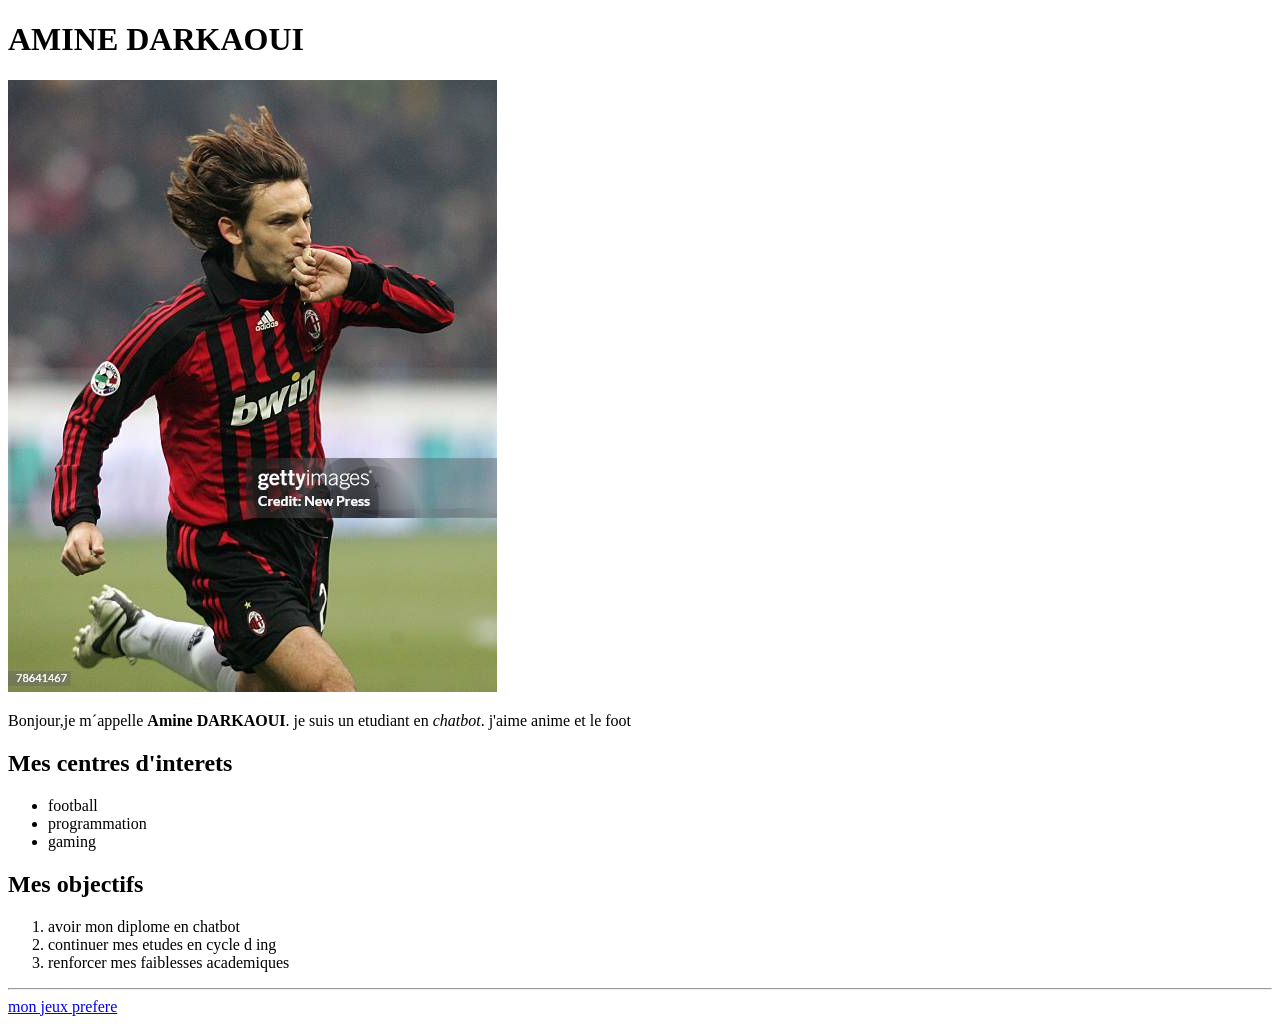
<file: index.html>
<!DOCTYPE html>
<html lang="en">
<head>
    <meta charset="UTF-8">
    <meta name="viewport" content="width=device-width, initial-scale=1.0">
    <title>AMINE DARKAOUI</title>
</head>
<body>
    <h1>AMINE DARKAOUI</h1>
    <img src="pirlo.jpg"alt="Andrea Pirlo">
    <p>
        Bonjour,je m´appelle <strong>Amine DARKAOUI</strong>.
        je suis un etudiant en <em>chatbot</em>.
        j'aime anime et le foot
    </p>
<h2>Mes centres d'interets</h2>
<ul>
    <li>football</li>
    <li>programmation</li>
    <li>gaming</li>
</ul>
<h2>Mes objectifs</h2>
<ol>
    <li>avoir mon diplome en chatbot</li>
    <li>continuer mes etudes en cycle d ing</li>
    <li>renforcer mes faiblesses academiques</li>
</ol>
<hr/>
<a href="https://play.google.com/store/apps/details?id=jp.konami.pesam&pcampaignid=web_share"target="blank">mon jeux prefere </a>
</body>
</html>
</file>
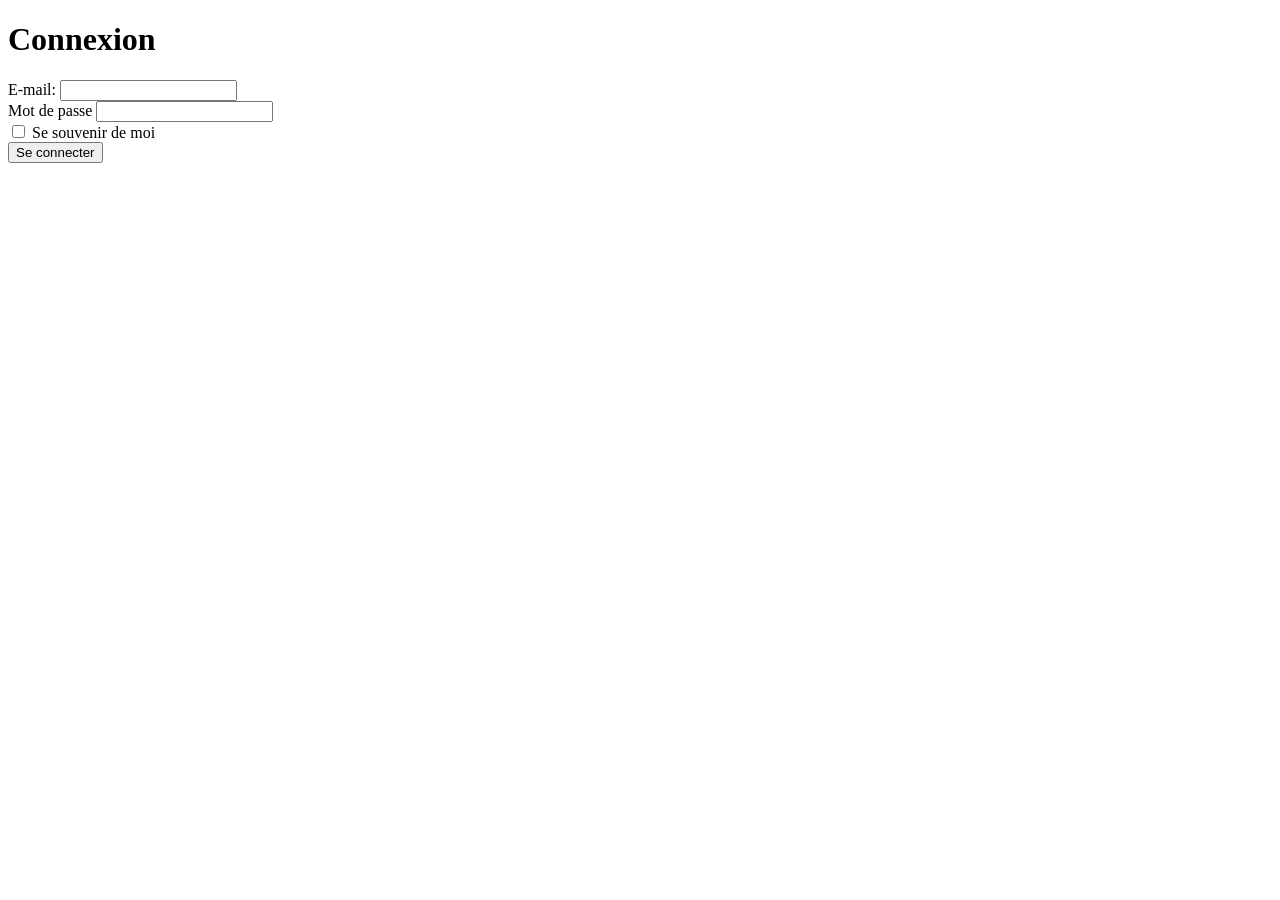
<file: connexion/index.html>
<!DOCTYPE html>
<html lang="en">
<head>
    <meta charset="UTF-8">
    <meta name="viewport" content="width=device-width, initial-scale=1.0">
    <title>Connexion</title>
</head>
<body>
    <h1>Connexion</h1>
    <form method="post">
            <label for="email">E-mail:</label>
            <input type="email" id="email" required>
            <br>
            <label for ="password">Mot de passe</label>
            <input type="password" id="password" minlentgh=8 required>
            <br>
            <input type="checkbox" id="remember">
            <label for="remember">Se souvenir de moi</label>
            <br>
            <button type="submit">Se connecter</button>

    </form>
    
</body>
</html>
</file>
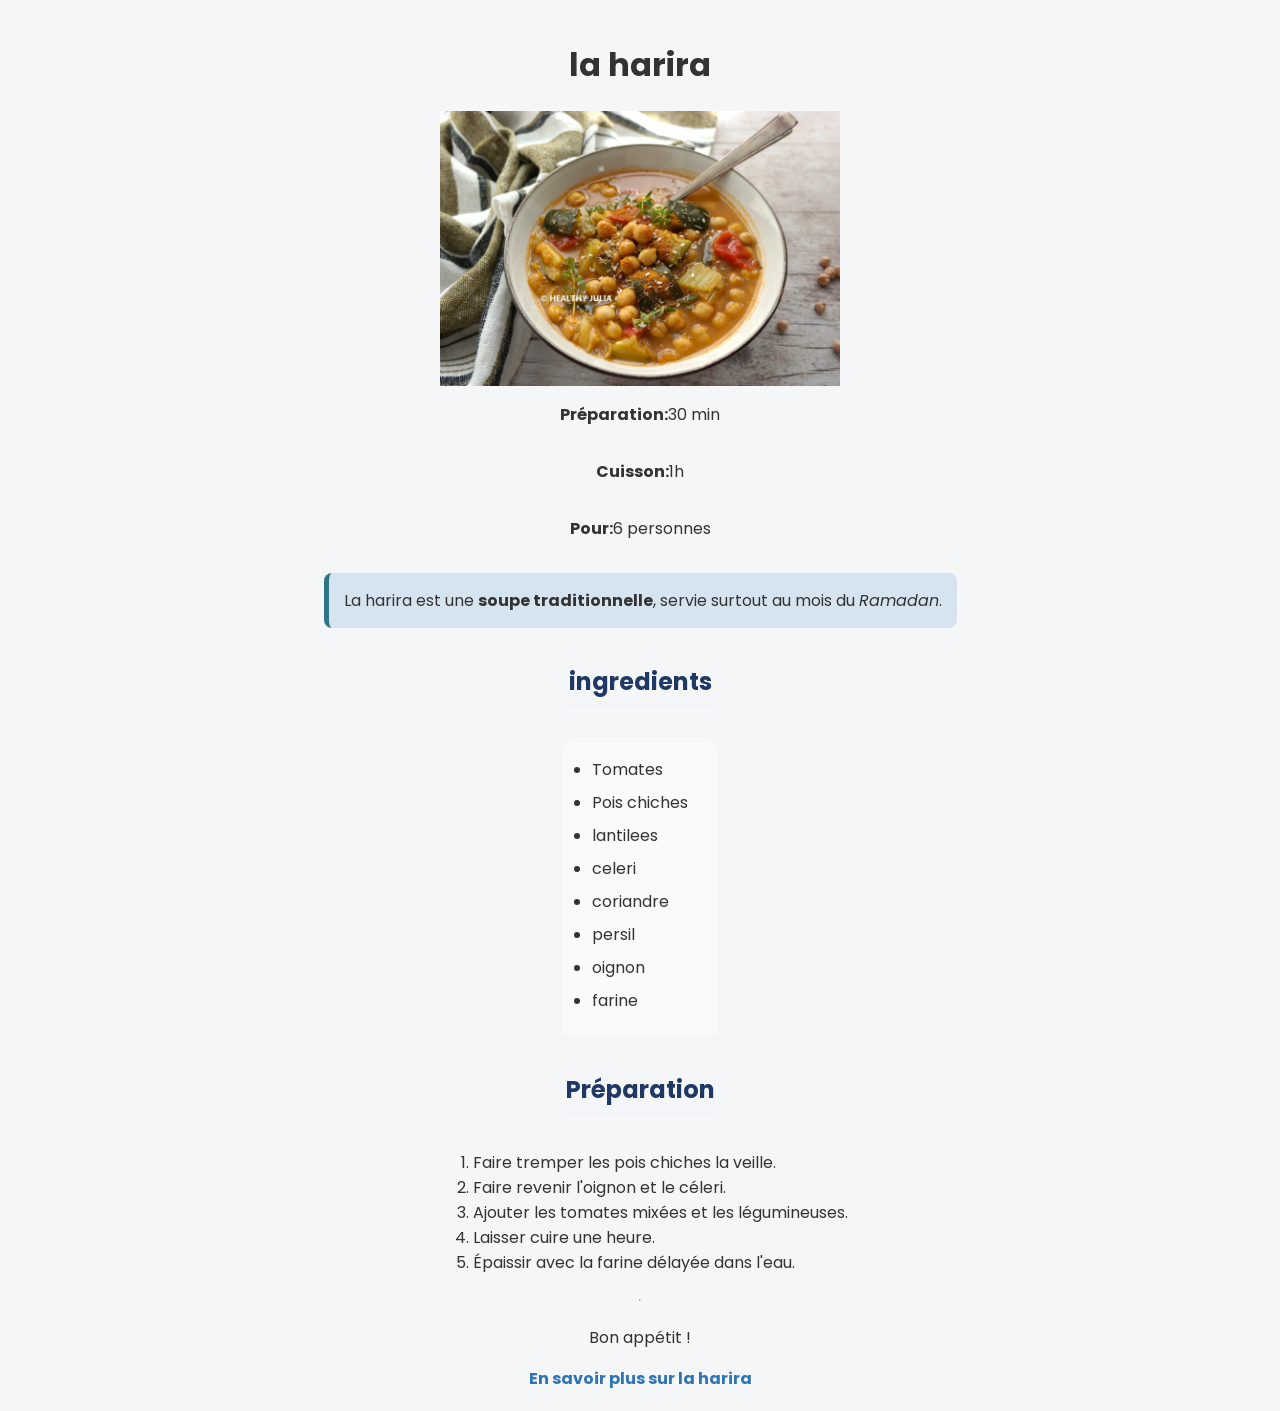
<file: projet_Css/index.html>
<!DOCTYPE html>
<html lang="en">
<head>
    <meta charset="UTF-8">
    <meta name="viewport" content="width=device-width, initial-scale=1.0">
    <title>Recettes marocaines-Harira</title>
    <link rel="preconnect" href="https://fonts.googleapis.com">
    <link rel="preconnect" href="https://fonts.gstatic.com" crossorigin>
    <link href="https://fonts.googleapis.com/css2?family=Poppins:wght@400;600;700&display=swap" rel="stylesheet">
    <link rel="stylesheet" href="css/style.css">
</head>
<body>
    <h1>la harira</h1>
<img src="image/harira.jpg" alt="bowl of moroccan soup" width="400" class="recipe-img">
        <p><strong> Préparation:</strong>30 min</p>
        <p><strong>Cuisson:</strong>1h</p>
        <p><strong>Pour:</strong>6 personnes</p>
    </div>
  
<p class="astuce">
    La harira est une <strong>soupe traditionnelle</strong>,
    servie surtout au mois du <span><em>Ramadan</em></span>.
</p>
    <h2>ingredients</h2>
    <ul>
        <li>Tomates</li>
        <li>Pois chiches</li>
        <li>lantilees</li>
        <li>celeri</li>
        <li>coriandre</li>
        <li>persil</li>
        <li>oignon</li>
        <li>farine</li>

    </ul>
    <h2>Préparation</h2>
    <ol>
        <li>Faire tremper les pois chiches la veille.</li>
        <li>Faire revenir l'oignon et le céleri.</li>
        <li>Ajouter les tomates mixées et les légumineuses.</li>
        <li>Laisser cuire une heure.</li>
        <li>Épaissir avec la farine délayée dans l'eau.</li>
    </ol>

    <hr>
    <p>Bon appétit !</p>
    <a href="https://fr.wikipedia.org/wiki/Harira" target="blank">En savoir plus sur la harira </a>

</body>
</html>
</file>
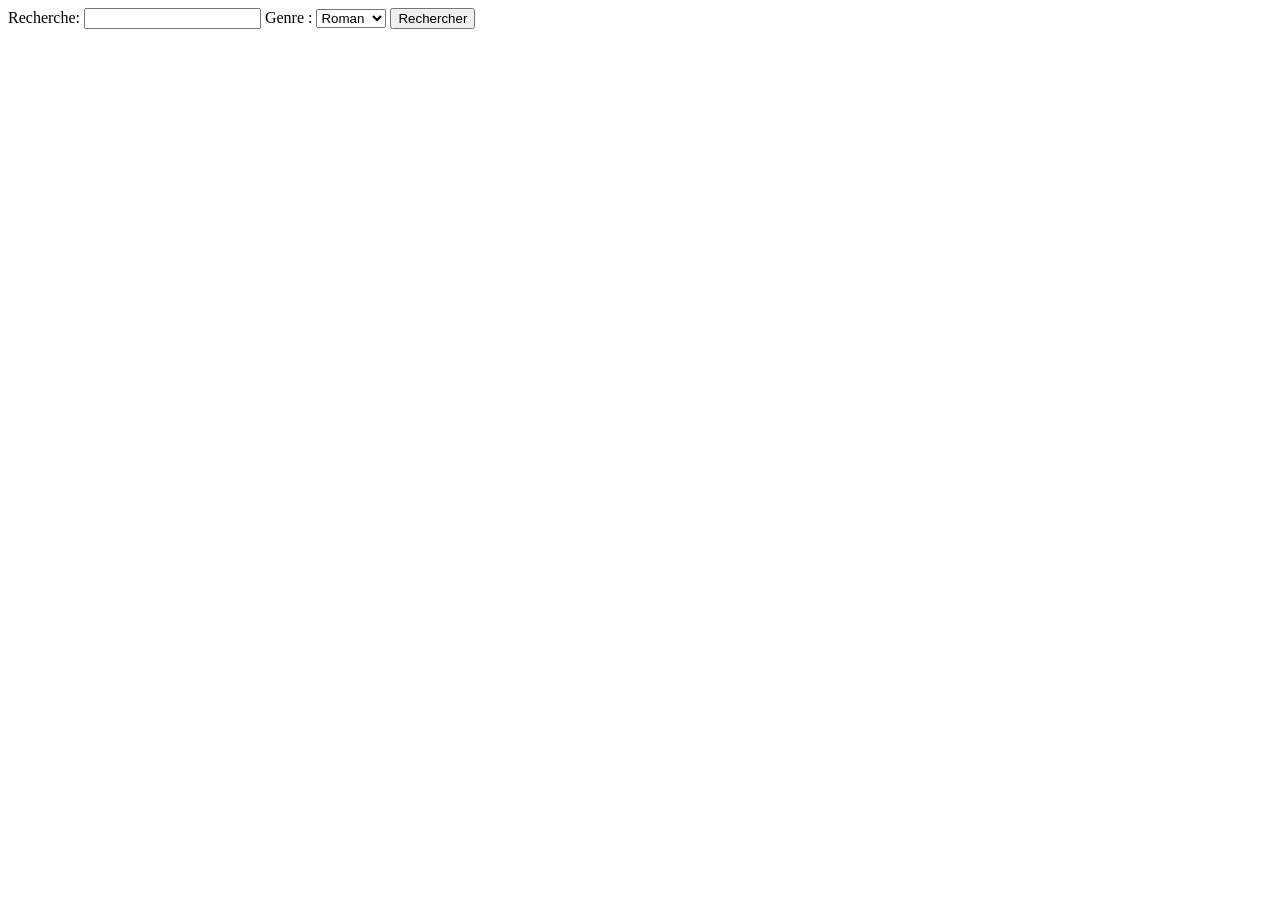
<file: recherche/index.html>
<!DOCTYPE html>
<html lang="en">
<head>
    <meta charset="UTF-8">
    <meta name="viewport" content="width=device-width, initial-scale=1.0">
    <title>recherche</title>
</head>
<body>
    <form action="recherche.html" method="get">
        <label for ="livre">Recherche:</label>
        <input type="search" id="livre" name="livre">
        <label for="genre">Genre :</label>
    <select id="genre" name="genre">
      <option value="roman">Roman</option>
      <option value="science">Science</option>
      <option value="histoire">Histoire</option>
    </select>

    <button type="submit">Rechercher</button>

    </form>
    
</body>
</html>
</file>
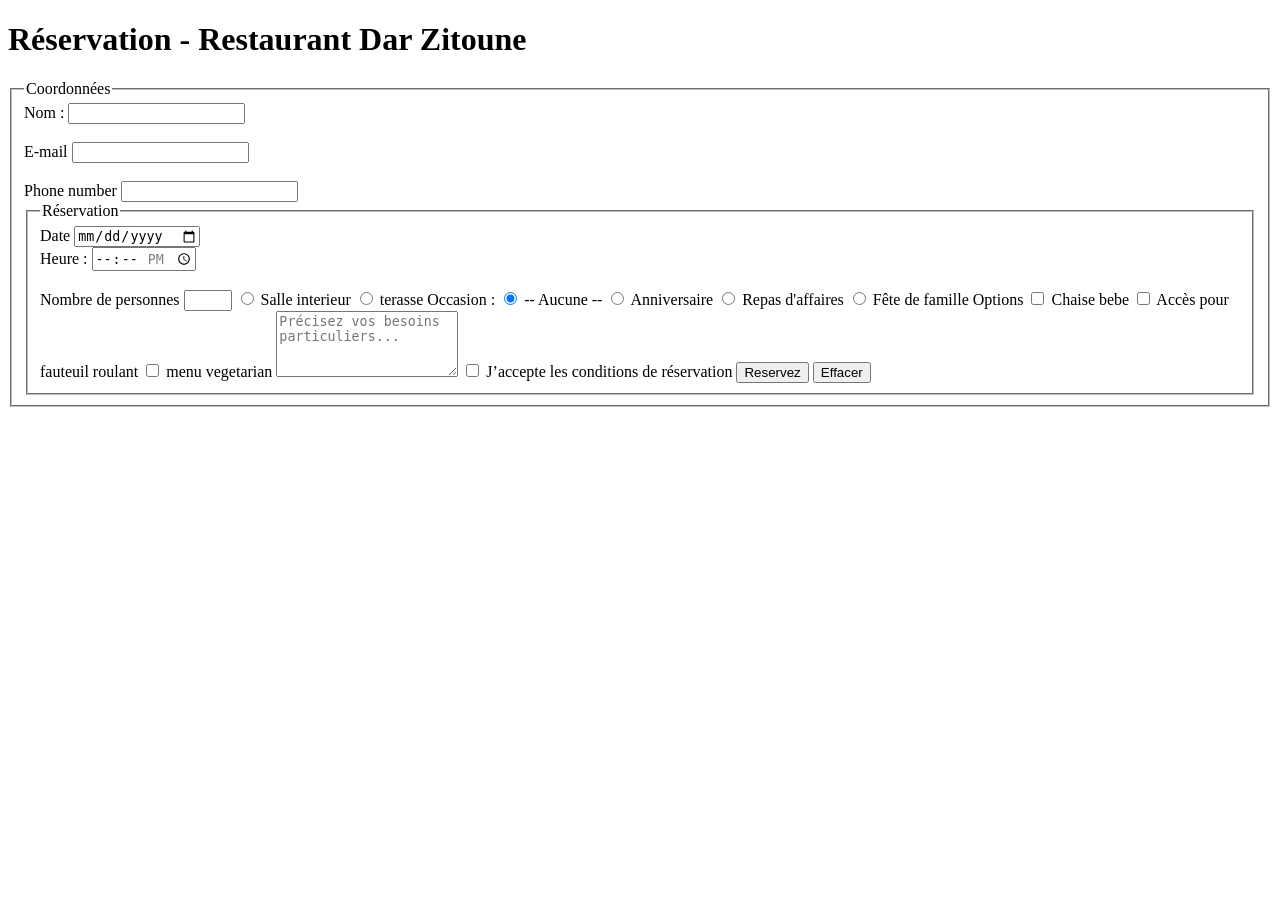
<file: reservation/index.html>
<!DOCTYPE html>
<html lang="en">
<head>
    <meta charset="UTF-8">
    <meta name="viewport" content="width=device-width, initial-scale=1.0">
    <title>Réservation - Restaurant Dar Zitoune</title>
</head>
<body>
    <h1>Réservation - Restaurant Dar Zitoune</h1>
    <form method="post">

    <fieldset>
        <legend> Coordonnées</legend>
        <label for="nom">Nom :</label>
        <input type="text" id="nom" name="nom" minlength="2" required>
        <br><br>
        <label for="email">E-mail</label>
        <input type="text" id="nom" name="email" required>
        <br><br>
        <label for="numero de telephone">Phone number</label>
        <input type="tel" id="numero de telephone" name="numero de telephone" pattern="^(05|06|07)[0-9]{8}$" title="Le numéro doit contenir 10 chiffres et commencer par 05, 06 ou 07">
        <fieldset>
            <legend>Réservation </legend>
            <label for="date">Date</label>
            <input type="date" id="date" name="date_reservation" required>
            <br>
            <label for="heure_res">Heure :</label>
  <input 
    type="time" 
    id="heure_res" 
    name="heure_reservation" 
    min="12:00" 
    max="23:00" 
    required
  >

  <br><br>
  <label for="personne">Nombre de personnes</label>
  <input type="number" id="personne" name="nombre _personnes" min="1" max ="12" required>
  <input type ="radio" id="salle" name="emplacement" value="interieur">
  <label for="salle">Salle interieur</label>
  <input type="radio" id="teraase" name="emplacement" value="terasse">
  <label for ="salle">terasse</label>
  <label>Occasion :</label>

<input type="radio" id="aucune" name="occasion" value="aucune" checked>
<label for="aucune">-- Aucune --</label>

<input type="radio" id="anniversaire" name="occasion" value="anniversaire">
<label for="anniversaire">Anniversaire</label>

<input type="radio" id="affaires" name="occasion" value="affaires">
<label for="affaires">Repas d'affaires</label>

<input type="radio" id="famille" name="occasion" value="famille">
<label for="famille">Fête de famille</label>
<label>Options</label>
<input type="checkbox" id="Chaise bébé" name="chaise bebe">
<label for="chaise bebe">Chaise bebe</label>
<input type="checkbox" id="fauteuil",>
<label for="fauteuil ">Accès pour fauteuil roulant</label>
<input type="checkbox" id="menu" name="menu">
<label for="menu">menu vegetarian</label>
<label for="Demande particulières"></label>
<textarea id="demande" name="Demandes" rows="4" maxlength="200"
placeholder="Précisez vos besoins particuliers..."></textarea>
<input type="checkbox" id="conditions" name="conditions">

<label for="conditions"> J’accepte les conditions de réservation </label>
<button type="submit">Reservez</button>
<button type="reset">Effacer</button>
</fieldset>
</form>
        
</body>
</html>
</file>
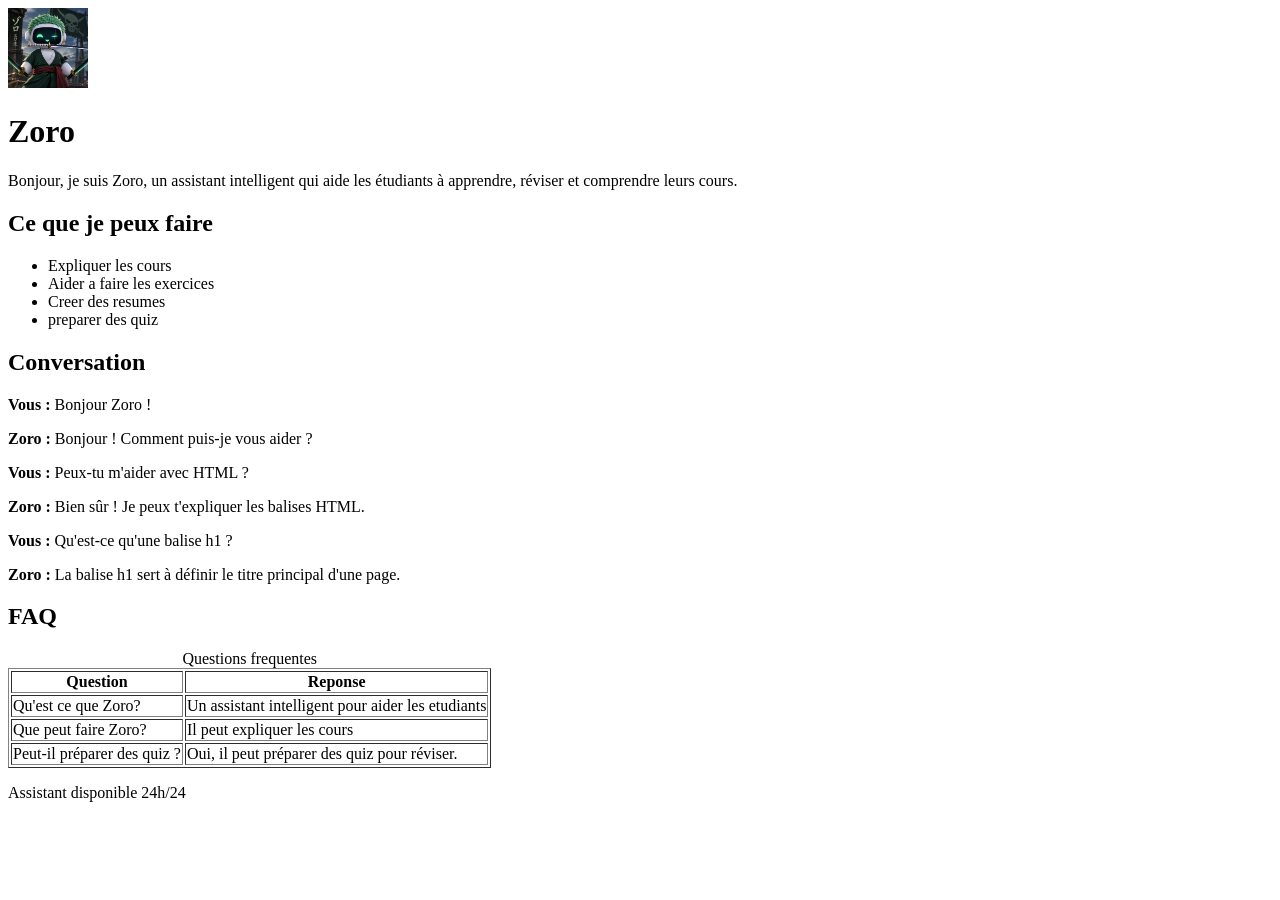
<file: chatbot remaster.html>
<!DOCTYPE html>
<html lang="en">
<head>
    <meta charset="UTF-8">
    <meta name="viewport" content="width=device-width, initial-scale=1.0">
    <meta name="description" content="Zoro,un assistant inteligent pour aider les etudiants,apprendre reviser et comprendre">
    <title>Zoro-Assistant intelligent</title>
</head>
<body>
    
    
    <header>
        <img src="avatar.png"alt="Avatar de zoro" width="80">
        <h1>Zoro</h1>
    </header>
    <main>
    <section>
    <p>
         Bonjour, je suis Zoro, un assistant intelligent qui aide
        les étudiants à apprendre, réviser et comprendre leurs cours.
        </section>
    </p>
    <section>
    <h2> Ce que je peux faire </h2>
    <ul>
        <li>Expliquer les cours</li>
        <li>Aider a faire les exercices</li>
        <li>Creer des resumes</li>
        <li>preparer des quiz</li>
    </ul>
    </section>
    <section>
    <h2>Conversation</h2>
     <p><strong>Vous :</strong> Bonjour Zoro !</p>
    <p><strong>Zoro :</strong> Bonjour ! Comment puis-je vous aider ?</p>

    <p><strong>Vous :</strong> Peux-tu m'aider avec HTML ?</p>
    <p><strong>Zoro :</strong> Bien sûr ! Je peux t'expliquer les balises HTML.</p>

    <p><strong>Vous :</strong> Qu'est-ce qu'une balise h1 ?</p>
    <p><strong>Zoro :</strong> La balise h1 sert à définir le titre principal d'une page.</p>
    </section>
</main>
<aside>
    <h2>FAQ</h2>
    <table border="1">
        <caption>Questions frequentes</caption>
        <thead>
            <tr>
                <th>Question</th>
                <th>Reponse</th>

            </tr>
        </thead>
        <tbody>
            <tr>
                <td>Qu'est ce que Zoro?</td>
                <td>Un assistant intelligent pour aider les etudiants</td>
            </tr>
            <tr>
                <td>Que peut faire Zoro?</td>
                <td>Il peut expliquer les cours</td>
            </tr>
             <tr>
                    <td>Peut-il préparer des quiz ?</td>
                    <td>Oui, il peut préparer des quiz pour réviser.</td>
                </tr>
        </tbody>

    </table>
</aside>   
    
    
    <footer>
        <p>Assistant disponible 24h/24</p>

    </footer>
</body>
</html>
</file>
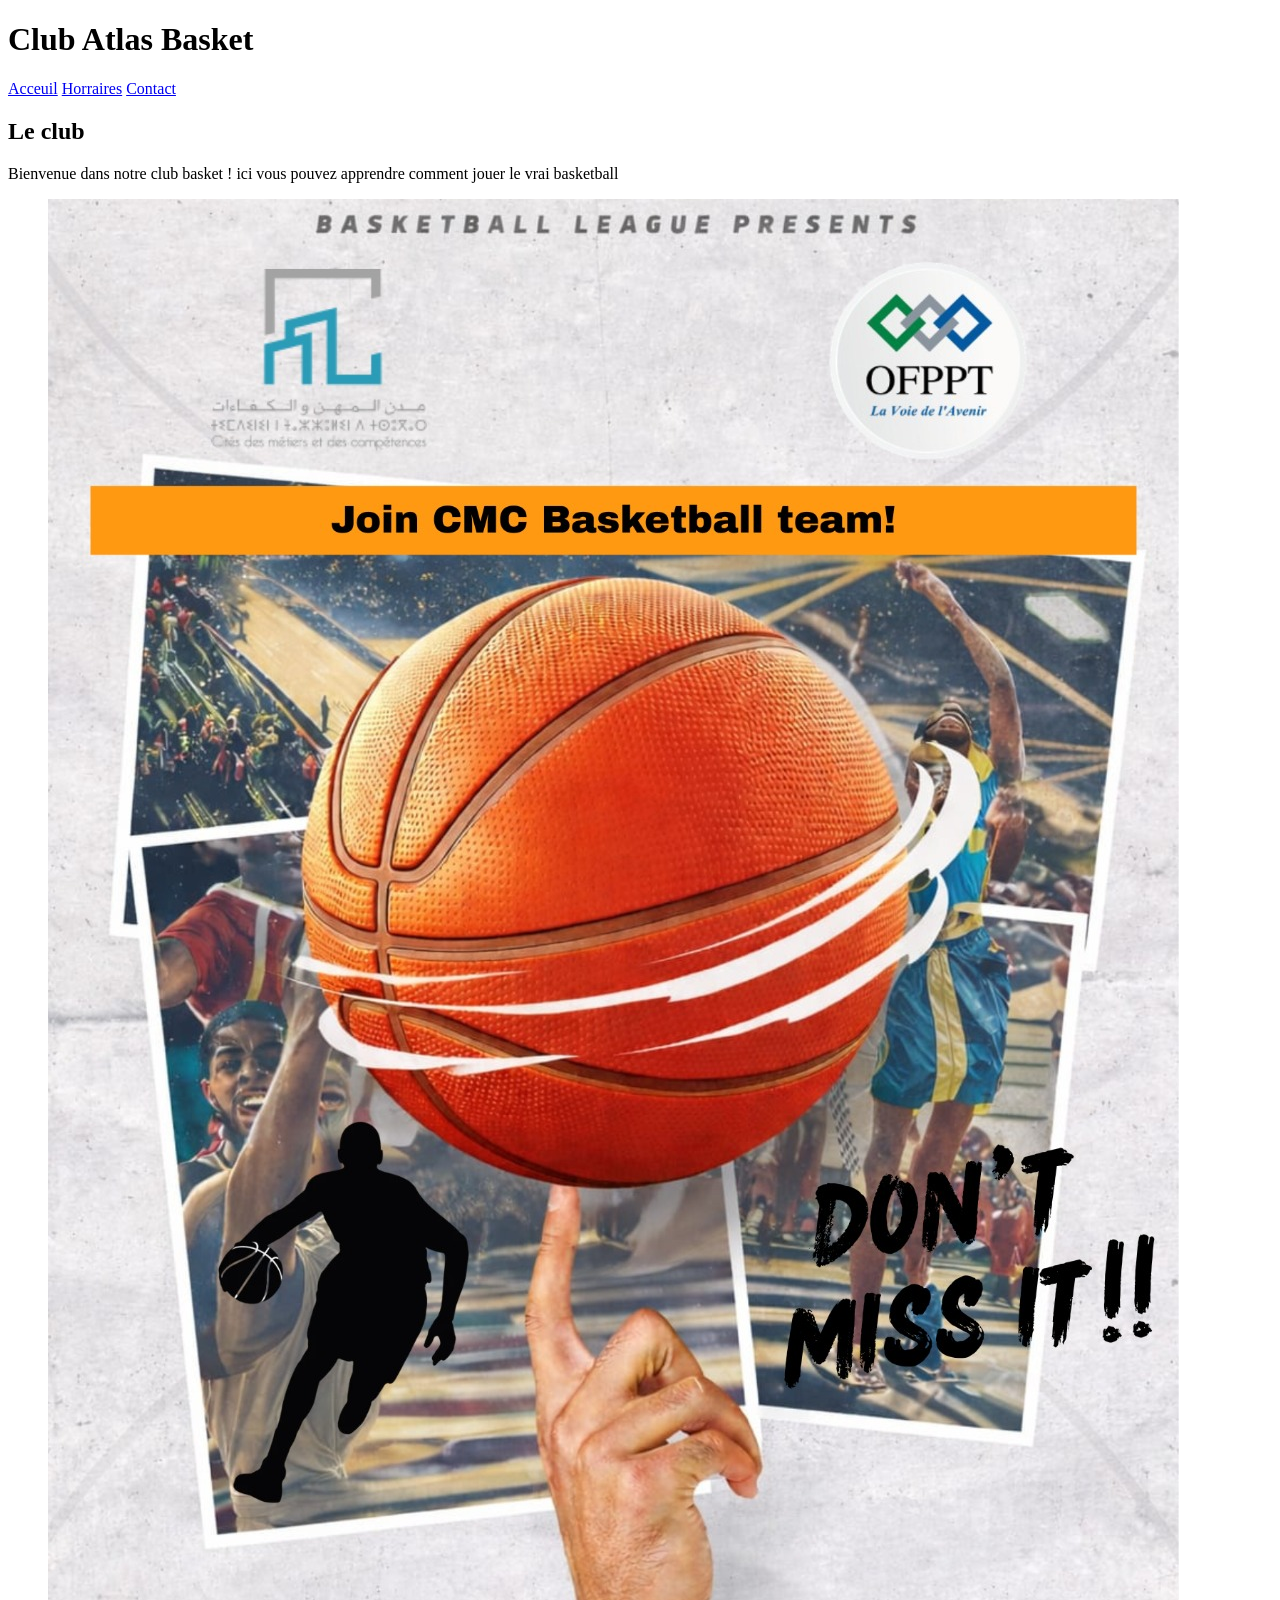
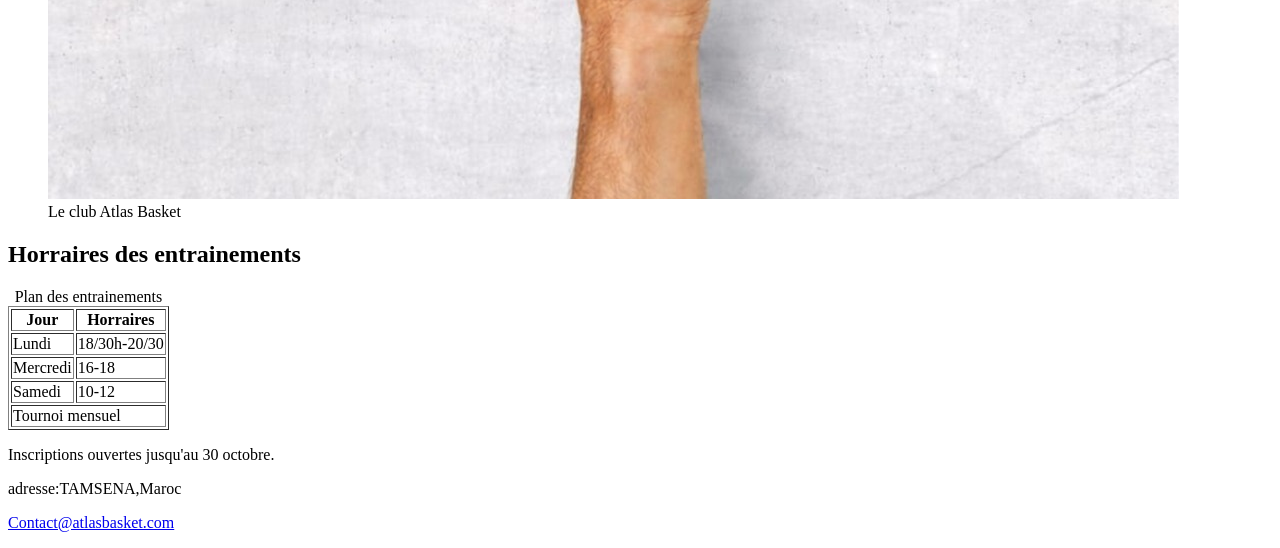
<file: interface.html>
<!DOCTYPE html>
<html lang="fr">
<head>
    <meta charset="UTF-8">
    <meta name="viewport" content="width=device-width, initial-scale=1.0">
    <title>Club Atlas Basket</title>
</head>
<body>
    <header>
        <h1>Club Atlas Basket</h1>
        <nav>
            <a href="Acceuil">Acceuil</a>
            <a href="Horraires">Horraires</a>
            <a href="Contact">Contact</a>
        </nav>
    </header>
    <main>
        <section>
            <h2>Le club</h2>
            <p>Bienvenue dans notre club basket ! ici vous pouvez apprendre comment jouer le vrai basketball</p>
        </section>
        <figure>
            <img src="Club.jpg"alt="Talent wins games, but teamwork and intelligence win championships">
            <figcaption>Le club Atlas Basket</figcaption>
        </figure>
        <section>
            <h2>Horraires des entrainements</h2>
            <table border="1">
                <caption>Plan des entrainements</caption>
                <thead>
                    <tr>
                        <th>Jour</th>
                        <th>Horraires</th>
                    </tr>
                    
                </thead>
                <tbody>
                    <tr>
                        <td>Lundi</td>
                        <td>18/30h-20/30</td>
                    </tr>
                    <tr>
                        <td>Mercredi</td>
                        <td>16-18</td>

                    </tr>
                    <tr>
                        <td>Samedi</td>
                        <td>10-12</td>
                    </tr>
                    <tr>
                        <td colspan="2">Tournoi mensuel</td>
                    </tr>
                </tbody>
            </table>
        </section>
        <aside>
            <p>Inscriptions ouvertes jusqu'au 30 octobre.</p>
        
        </aside>
    </main>
    <footer>
        <p>adresse:TAMSENA,Maroc</p>
        <p>
            <a href="clubbasketcmc@gmail.com">Contact@atlasbasket.com</a>

        </p>
        
    </footer>

</body>
</html>
</file>
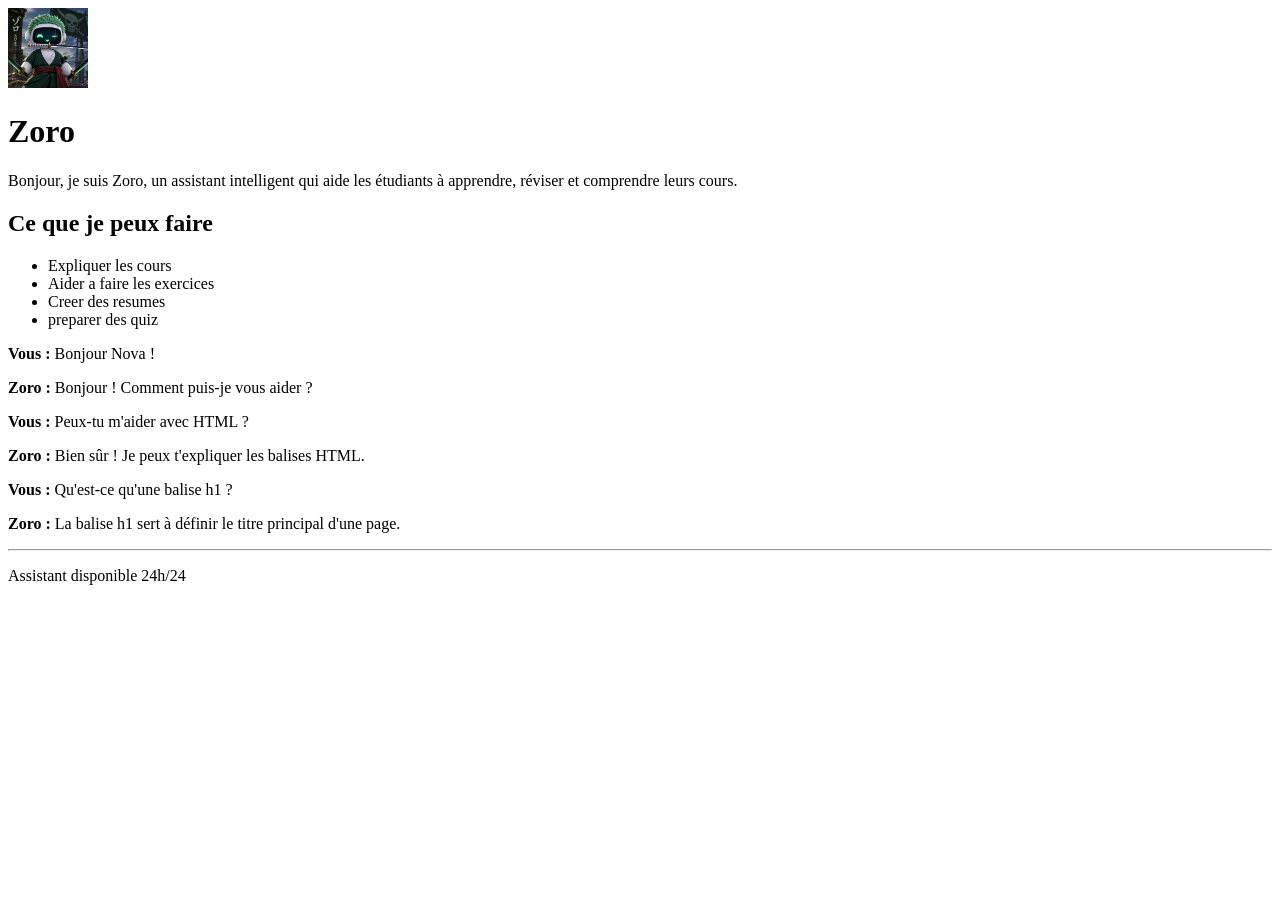
<file: mon premier chatbot.html>
<!DOCTYPE html>
<html lang="en">
<head>
    <meta charset="UTF-8">
    <meta name="viewport" content="width=device-width, initial-scale=1.0">
    <title>Zoro</title>
</head>
<body>
    <img src="avatar.png"alt="Avatar de zoro" width="80">
    <h1>Zoro</h1>
    <p>
         Bonjour, je suis Zoro, un assistant intelligent qui aide
        les étudiants à apprendre, réviser et comprendre leurs cours.
    </p>
    <h2> Ce que je peux faire </h2>
    <ul>
        <li>Expliquer les cours</li>
        <li>Aider a faire les exercices</li>
        <li>Creer des resumes</li>
        <li>preparer des quiz</li>
    </ul>
     <p><strong>Vous :</strong> Bonjour Nova !</p>
    <p><strong>Zoro :</strong> Bonjour ! Comment puis-je vous aider ?</p>

    <p><strong>Vous :</strong> Peux-tu m'aider avec HTML ?</p>
    <p><strong>Zoro :</strong> Bien sûr ! Je peux t'expliquer les balises HTML.</p>

    <p><strong>Vous :</strong> Qu'est-ce qu'une balise h1 ?</p>
    <p><strong>Zoro :</strong> La balise h1 sert à définir le titre principal d'une page.</p>

    
    <hr>
    <p>Assistant disponible 24h/24</p>
</body>
</html>
</file>
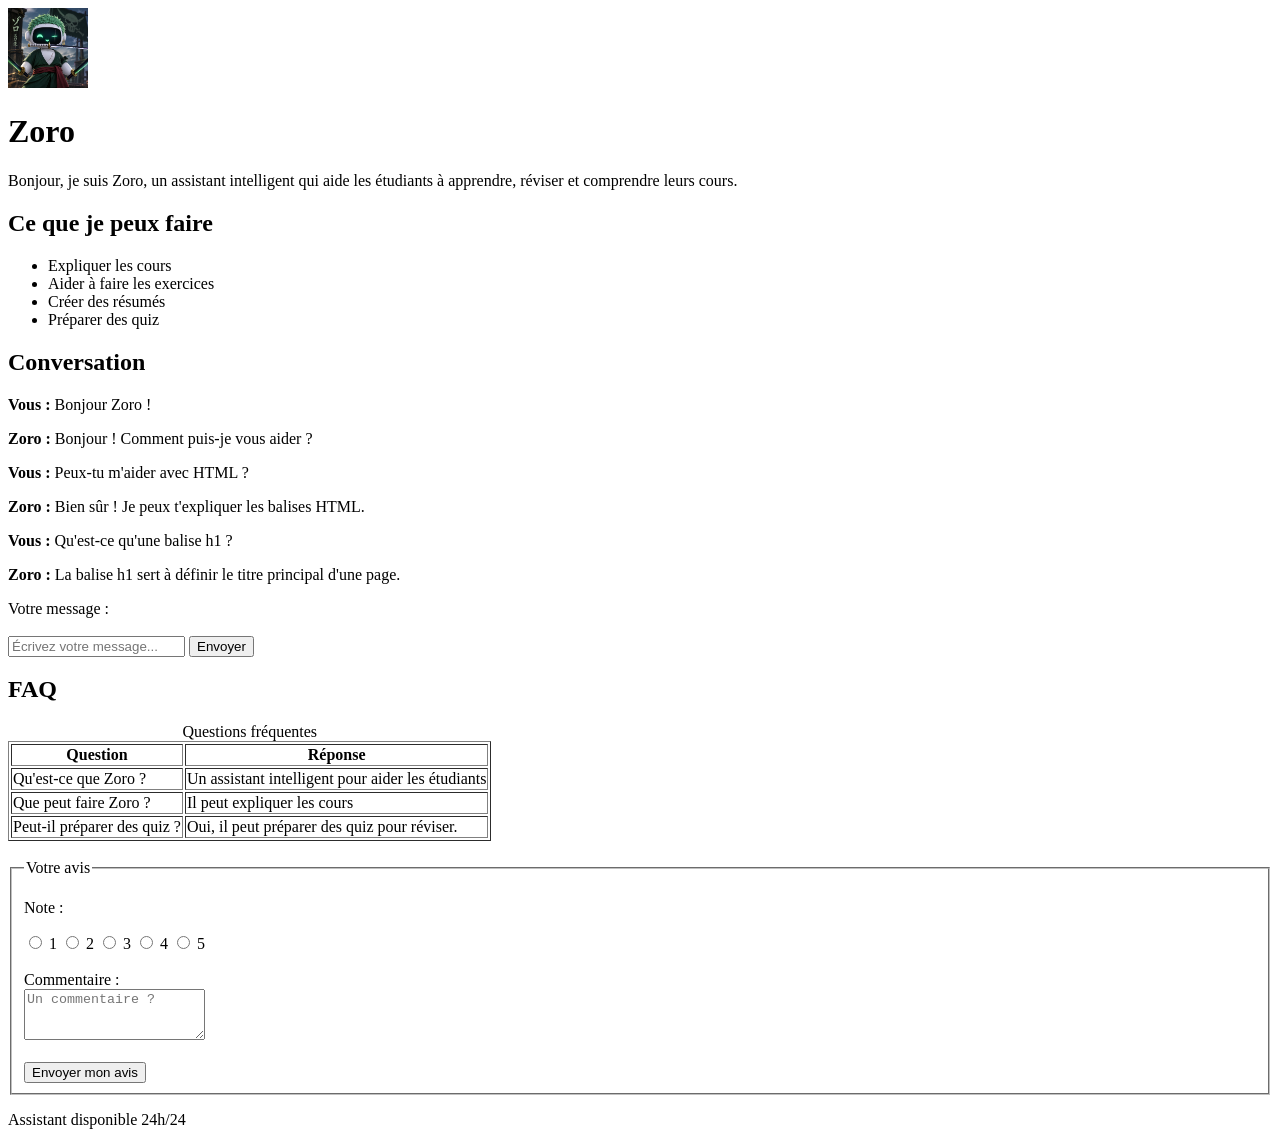
<file: chatbot remastred/chatbot 3V.html>
<!DOCTYPE html>
<html lang="fr">
<head>
    <meta charset="UTF-8">
    <meta name="viewport" content="width=device-width, initial-scale=1.0">
    <meta name="description" content="Zoro, un assistant intelligent pour aider les étudiants à apprendre, réviser et comprendre">
    <title>Zoro - Assistant intelligent</title>
</head>
<body>

    <header>
        <img src="avatar.png" alt="Avatar de Zoro" width="80">
        <h1>Zoro</h1>
    </header>

    <main>
        <section>
            <p>
                Bonjour, je suis Zoro, un assistant intelligent qui aide
                les étudiants à apprendre, réviser et comprendre leurs cours.
            </p>
        </section>

        <section>
            <h2>Ce que je peux faire</h2>
            <ul>
                <li>Expliquer les cours</li>
                <li>Aider à faire les exercices</li>
                <li>Créer des résumés</li>
                <li>Préparer des quiz</li>
            </ul>
        </section>

        <section>
            <h2>Conversation</h2>
            <p><strong>Vous :</strong> Bonjour Zoro !</p>
            <p><strong>Zoro :</strong> Bonjour ! Comment puis-je vous aider ?</p>

            <p><strong>Vous :</strong> Peux-tu m'aider avec HTML ?</p>
            <p><strong>Zoro :</strong> Bien sûr ! Je peux t'expliquer les balises HTML.</p>

            <p><strong>Vous :</strong> Qu'est-ce qu'une balise h1 ?</p>
            <p><strong>Zoro :</strong> La balise h1 sert à définir le titre principal d'une page.</p>

            <form method="post">
                <label for="message">Votre message :</label><br><br>
                <input 
                    type="text" 
                    id="message" 
                    name="message" 
                    maxlength="300" 
                    placeholder="Écrivez votre message..." 
                    required
                >
                <button type="submit">Envoyer</button>
            </form>
        </section>
    </main>

    <aside>
        <h2>FAQ</h2>
        <table border="1">
            <caption>Questions fréquentes</caption>
            <thead>
                <tr>
                    <th>Question</th>
                    <th>Réponse</th>
                </tr>
            </thead>
            <tbody>
                <tr>
                    <td>Qu'est-ce que Zoro ?</td>
                    <td>Un assistant intelligent pour aider les étudiants</td>
                </tr>
                <tr>
                    <td>Que peut faire Zoro ?</td>
                    <td>Il peut expliquer les cours</td>
                </tr>
                <tr>
                    <td>Peut-il préparer des quiz ?</td>
                    <td>Oui, il peut préparer des quiz pour réviser.</td>
                </tr>
            </tbody>
        </table>

        <br>

        <form method="post">
            <fieldset>
                <legend>Votre avis</legend>

                <p>Note :</p>
                <input type="radio" id="note1" name="note" value="1" required>
                <label for="note1">1</label>

                <input type="radio" id="note2" name="note" value="2">
                <label for="note2">2</label>

                <input type="radio" id="note3" name="note" value="3">
                <label for="note3">3</label>

                <input type="radio" id="note4" name="note" value="4">
                <label for="note4">4</label>

                <input type="radio" id="note5" name="note" value="5">
                <label for="note5">5</label>

                <br><br>

                <label for="commentaire">Commentaire :</label><br>
                <textarea 
                    id="commentaire" 
                    name="commentaire" 
                    rows="3" 
                    maxlength="200" 
                    placeholder="Un commentaire ?"
                ></textarea>

                <br><br>

                <button type="submit">Envoyer mon avis</button>
            </fieldset>
        </form>
    </aside>

    <footer>
        <p>Assistant disponible 24h/24</p>
    </footer>

</body>
</html>
</file>
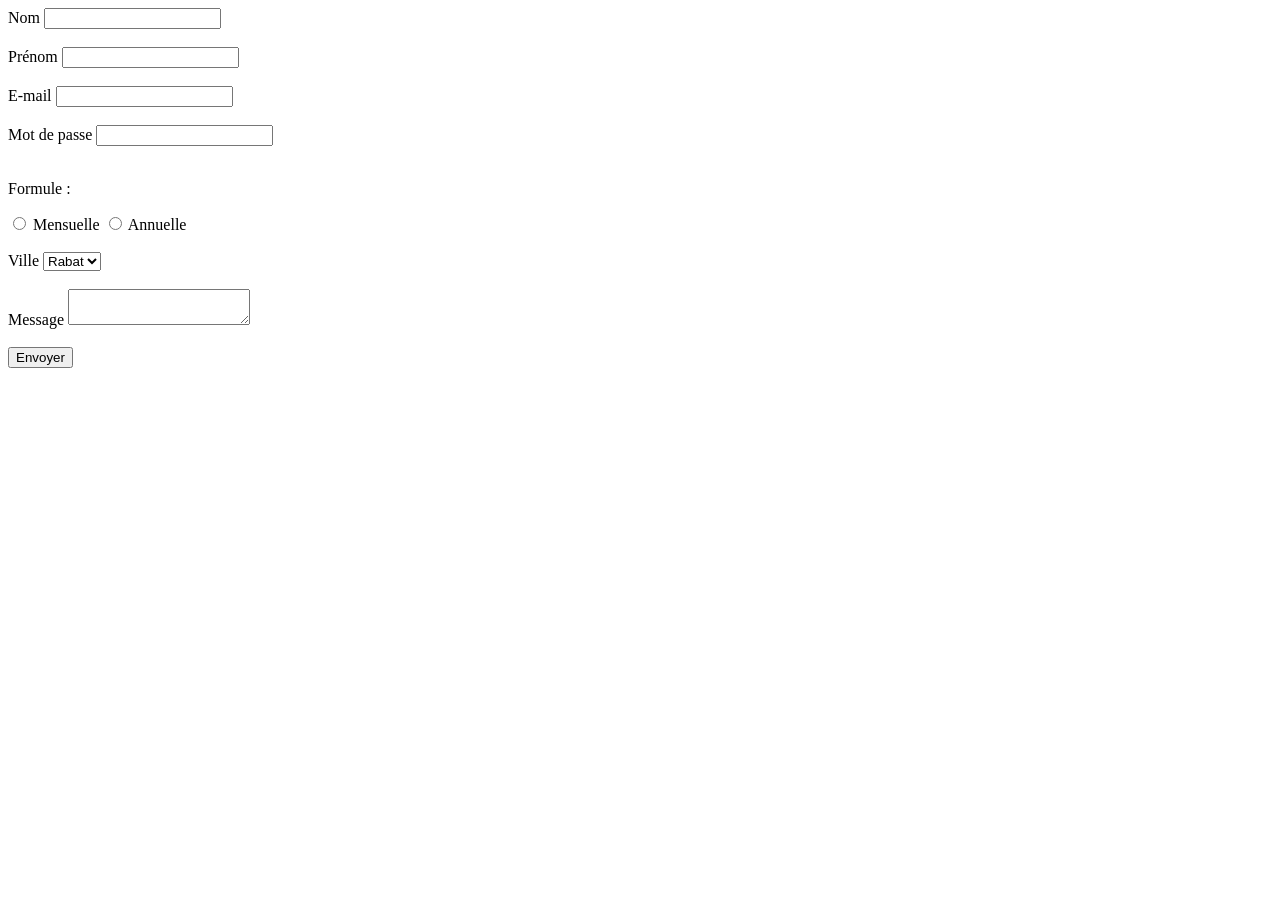
<file: exercice 04/correction.html>
<!DOCTYPE html>
<html lang="fr">
<head>
  <meta charset="UTF-8">
  <title>Exercice 4 - Correction de formulaire</title>
</head>
<body>

  <form method="post">

    <!-- ERREUR 1 : L'attribut id ("name") ne correspondait pas à l'attribut for ("nom") du label -->
    <label for="nom">Nom</label>
    <input type="text" id="nom" name="nom">

    <br><br>

    <!-- ERREUR 2 : L'attribut name était manquant sur l'input prénom -->
    <label for="prenom">Prénom</label>
    <input type="text" id="prenom" name="prenom">

    <br><br>

    <!-- ERREUR 3 : Le type de l'input doit être "email" au lieu de "text" pour la validation -->
    <label for="email">E-mail</label>
    <input type="email" id="email" name="email">

    <br><br>

    <!-- ERREUR 4 : Le type de l'input doit être "password" au lieu de "text" pour masquer la saisie -->
    <label for="mdp">Mot de passe</label>
    <input type="password" id="mdp" name="mdp">

    <br><br>

    <p>Formule :</p>
    <!-- ERREUR 5 : Les attributs name ("formule1" et "formule2") étaient différents. Ils doivent être identiques pour former un groupe de boutons radio. De plus, l'id "f1" était écrit "fl" (lettre l au lieu du chiffre 1) -->
    <input type="radio" id="f1" name="formule" value="mensuelle">
    <label for="f1">Mensuelle</label>

    <input type="radio" id="f2" name="formule" value="annuelle">
    <label for="f2">Annuelle</label>

    <br><br>

    <!-- ERREUR 6 : L'attribut name était manquant sur la balise <select> -->
    <label for="ville">Ville</label>
    <select id="ville" name="ville">
      <option value="rabat">Rabat</option>
      <option value="sale">Salé</option>
    </select>

    <br><br>

    <!-- ERREUR 7 : type="textarea" n'existe pas en HTML, il faut utiliser la balise <textarea> -->
    <label for="msg">Message</label>
    <textarea id="msg" name="message"></textarea>

    <br><br>

    <!-- ERREUR 8 : Le bouton avait un type="reset" au lieu de type="submit" pour envoyer le formulaire -->
    <button type="submit">Envoyer</button>

  </form>

</body>
</html>
</file>
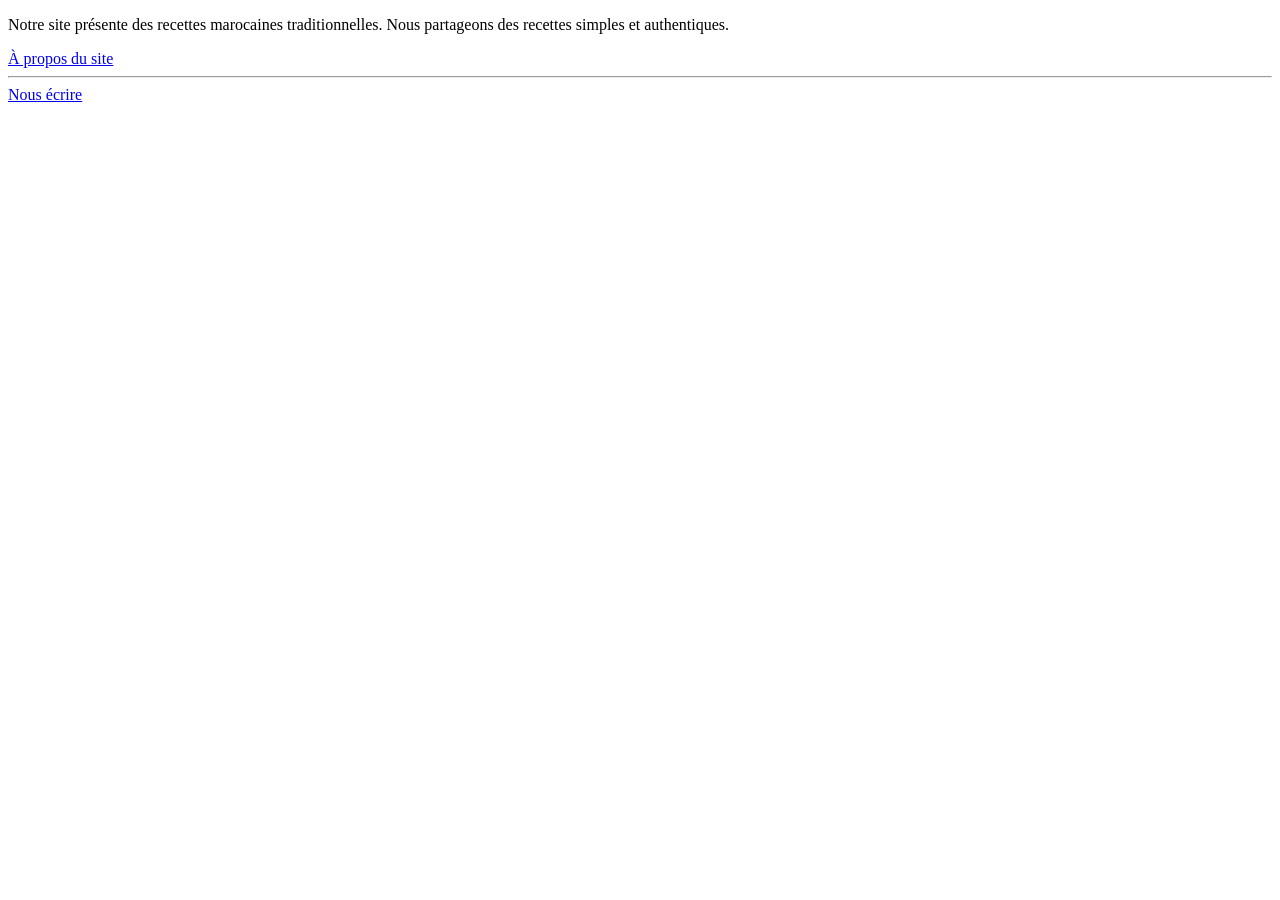
<file: projet_Css/a propos.html>
<!DOCTYPE html>
<html lang="en">
<head>
    <meta charset="UTF-8">
    <meta name="viewport" content="width=device-width, initial-scale=1.0">
    <title> À propos</title>
</head>
<body>
    <P>Notre site présente des recettes marocaines traditionnelles.
        Nous partageons des recettes simples et authentiques.</P>
    <a href="index.html">À propos du site </a>
    <hr>
    <a href="contact@recettes.ma.">Nous écrire </a>
</body>
</html>
</file>
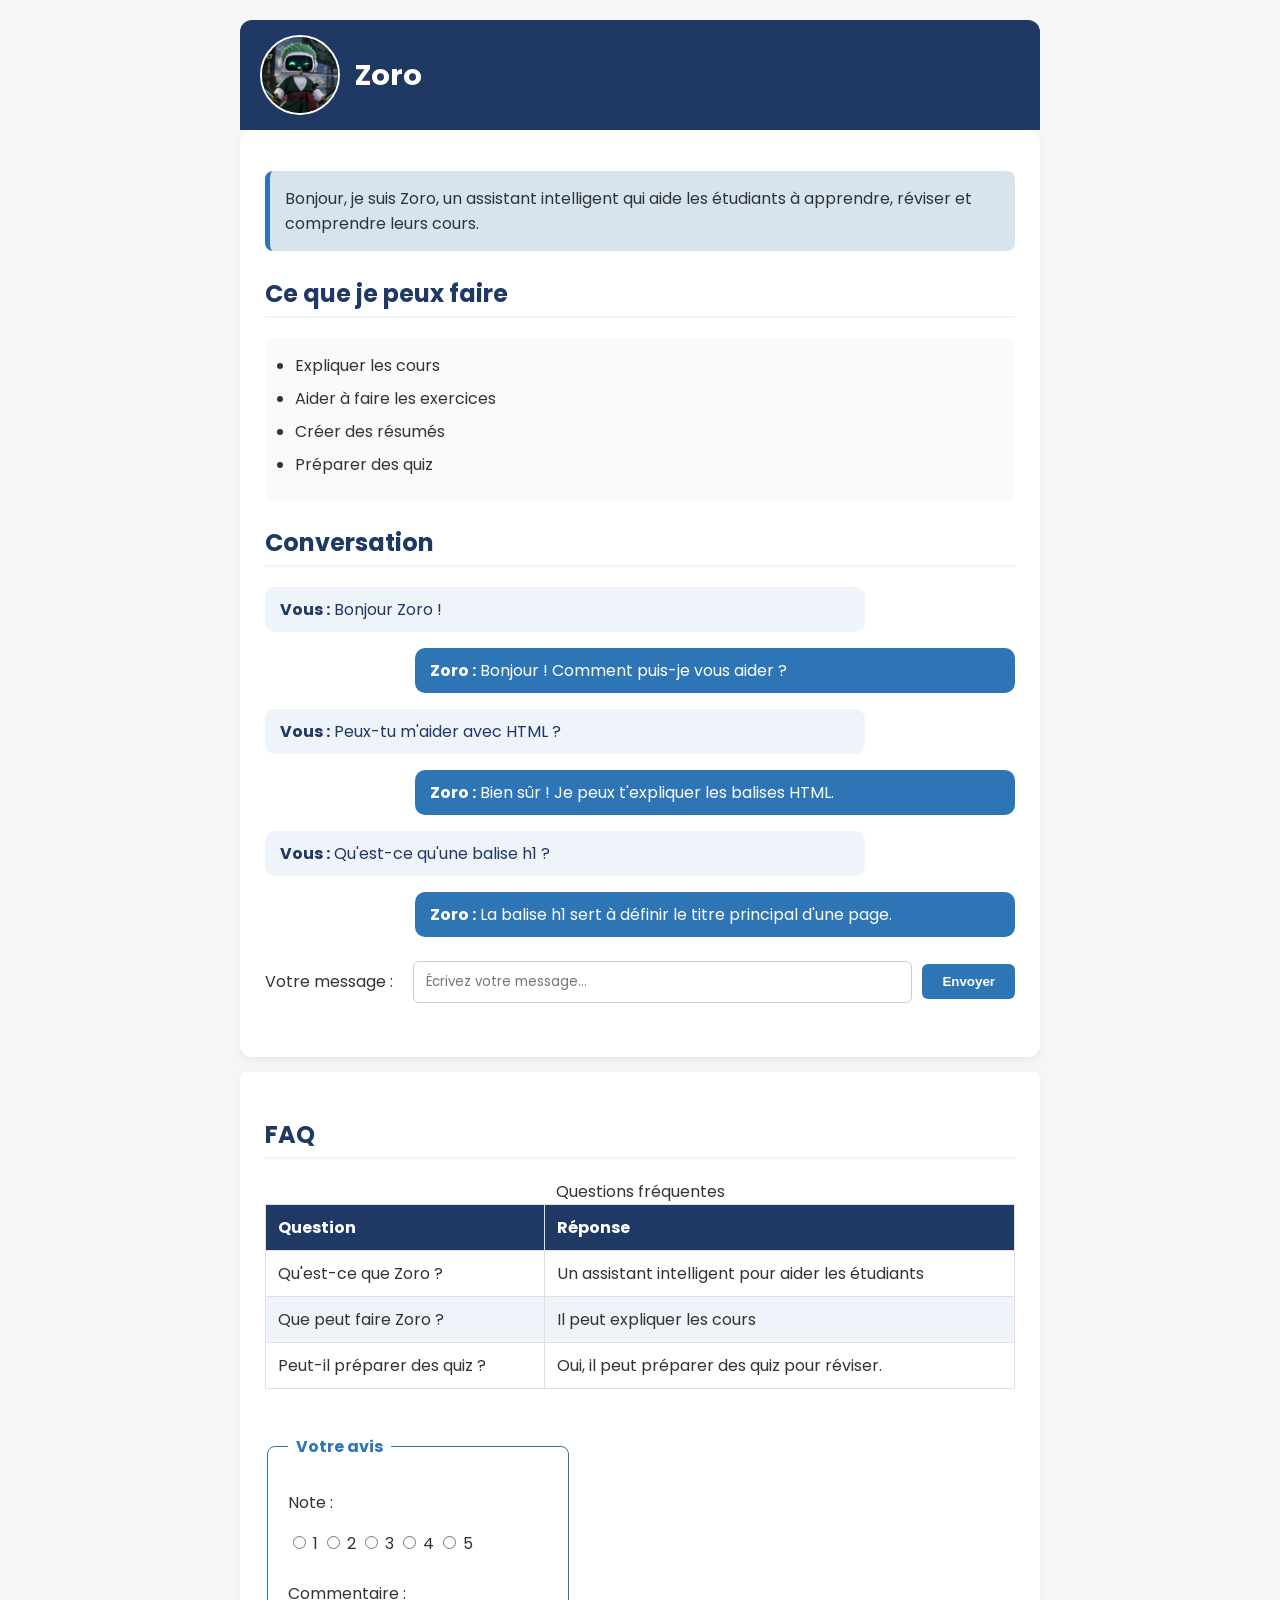
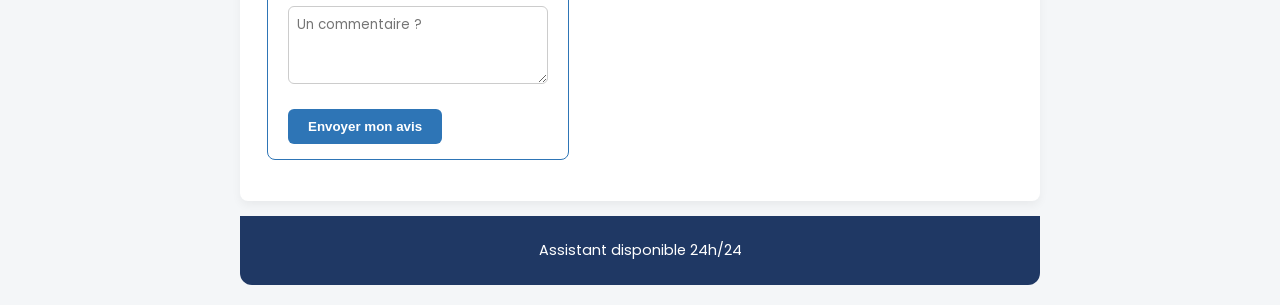
<file: projet_Css/chatbot 3V.html>
<head>
    <meta charset="UTF-8">
    <meta name="viewport" content="width=device-width, initial-scale=1.0">
    <title>Zoro - Assistant intelligent</title>
    
   
    <link rel="preconnect" href="https://fonts.googleapis.com">
    <link rel="preconnect" href="https://fonts.gstatic.com" crossorigin>
    <link href="https://fonts.googleapis.com/css2?family=Poppins:wght@400;600;700&display=swap" rel="stylesheet">

    
    <link rel="stylesheet" href="css/style.css">
</head>
<body>

    <header>
        <img src="image/avatar.png" alt="Avatar de Zoro" width="80">
        <h1>Zoro</h1>
    </header>

    <main>
        <section>
            <p>
                Bonjour, je suis Zoro, un assistant intelligent qui aide
                les étudiants à apprendre, réviser et comprendre leurs cours.
            </p>
        </section>

        <section>
            <h2>Ce que je peux faire</h2>
            <ul>
                <li>Expliquer les cours</li>
                <li>Aider à faire les exercices</li>
                <li>Créer des résumés</li>
                <li>Préparer des quiz</li>
            </ul>
        </section>

        <section>
            <h2>Conversation</h2>
            <p><strong>Vous :</strong> Bonjour Zoro !</p>
            <p><strong>Zoro :</strong> Bonjour ! Comment puis-je vous aider ?</p>

            <p><strong>Vous :</strong> Peux-tu m'aider avec HTML ?</p>
            <p><strong>Zoro :</strong> Bien sûr ! Je peux t'expliquer les balises HTML.</p>

            <p><strong>Vous :</strong> Qu'est-ce qu'une balise h1 ?</p>
            <p><strong>Zoro :</strong> La balise h1 sert à définir le titre principal d'une page.</p>

            <form method="post">
                <label for="message">Votre message :</label><br><br>
                <input 
                    type="text" 
                    id="message" 
                    name="message" 
                    maxlength="300" 
                    placeholder="Écrivez votre message..." 
                    required
                >
                <button type="submit">Envoyer</button>
            </form>
        </section>
    </main>

    <aside>
        <h2>FAQ</h2>
        <table border="1">
            <caption>Questions fréquentes</caption>
            <thead>
                <tr>
                    <th>Question</th>
                    <th>Réponse</th>
                </tr>
            </thead>
            <tbody>
                <tr>
                    <td>Qu'est-ce que Zoro ?</td>
                    <td>Un assistant intelligent pour aider les étudiants</td>
                </tr>
                <tr>
                    <td>Que peut faire Zoro ?</td>
                    <td>Il peut expliquer les cours</td>
                </tr>
                <tr>
                    <td>Peut-il préparer des quiz ?</td>
                    <td>Oui, il peut préparer des quiz pour réviser.</td>
                </tr>
            </tbody>
        </table>

        <br>

        <form method="post">
            <fieldset>
                <legend>Votre avis</legend>

                <p>Note :</p>
                <input type="radio" id="note1" name="note" value="1" required>
                <label for="note1">1</label>

                <input type="radio" id="note2" name="note" value="2">
                <label for="note2">2</label>

                <input type="radio" id="note3" name="note" value="3">
                <label for="note3">3</label>

                <input type="radio" id="note4" name="note" value="4">
                <label for="note4">4</label>

                <input type="radio" id="note5" name="note" value="5">
                <label for="note5">5</label>

                <br><br>

                <label for="commentaire">Commentaire :</label><br>
                <textarea 
                    id="commentaire" 
                    name="commentaire" 
                    rows="3" 
                    maxlength="200" 
                    placeholder="Un commentaire ?"
                ></textarea>

                <br><br>

                <button type="submit">Envoyer mon avis</button>
            </fieldset>
        </form>
    </aside>

    <footer>
        <p>Assistant disponible 24h/24</p>
    </footer>

</body>
</html>
</file>
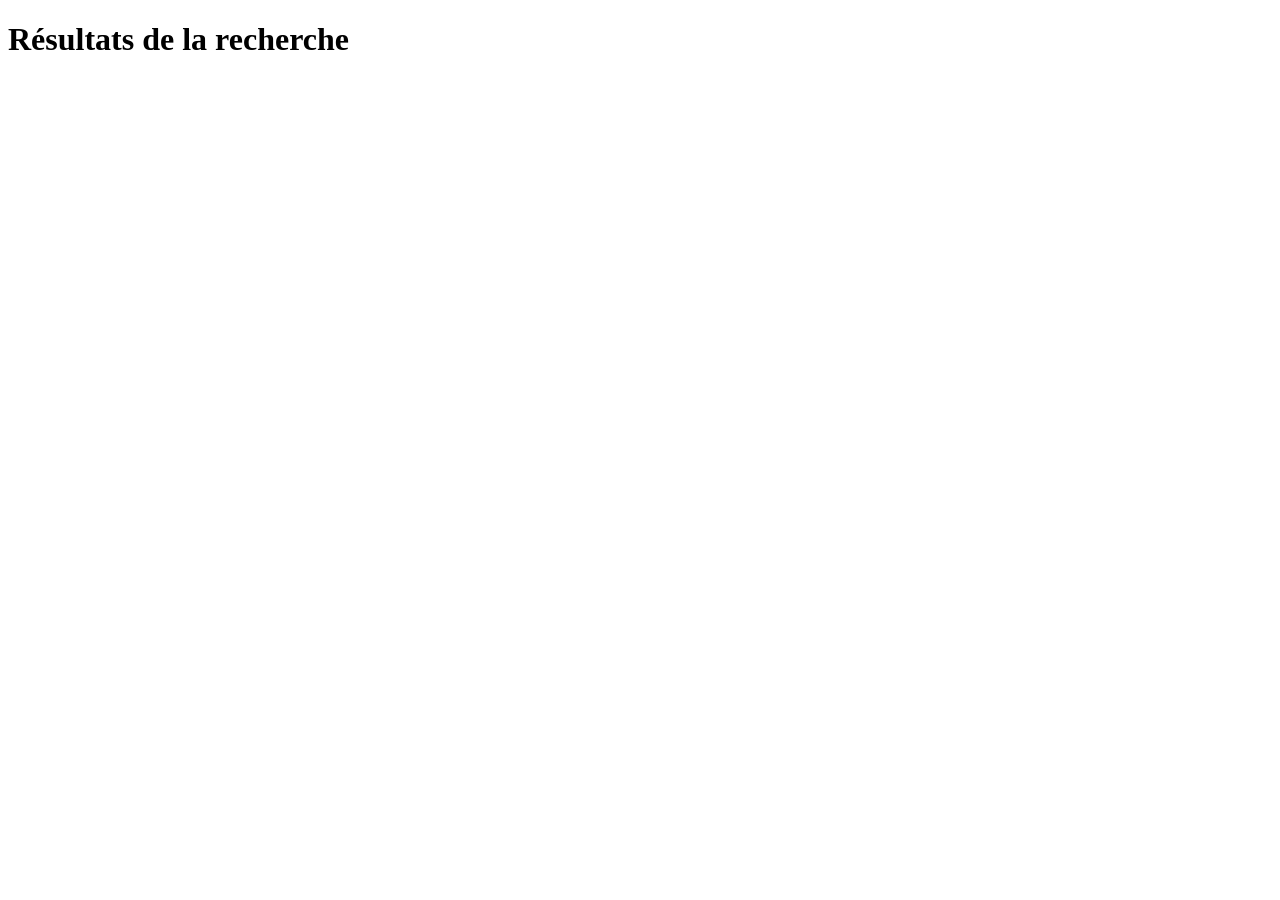
<file: recherche/recherche.html>
<!DOCTYPE html>
<html lang="en">
<head>
    <meta charset="UTF-8">
    <meta name="viewport" content="width=device-width, initial-scale=1.0">
    <title>results</title>
</head>
<body>
    <h1>Résultats de la recherche </h1>

    
</body>
</html>
</file>
<file: projet_Css/css/style.css>
*, *::before, *::after {
  box-sizing: border-box;
}
body {
    font-family:"Poppins" ,sans-serif;
    color:#333333;
    background-color: #f4f6f8;
    margin: 0;
    padding: 20px 0;
}
main {
    width :90%;
    max-width: 700px;
    margin: 0 auto;
    background-color: #ffffff;
    padding: 20px; 
    border-radius: 12px;
    box-shadow: 0 4px 10px ,rgba(0,0,0,0.05);
}
.index-title,.index-subtitle {
    color: #C00000;
}
.index-title{
    text-align:center;
    font-size: 2.2rem;
}
.harira-img {
    max-width: 100%;
    height: auto;
    border-radius: 8px;
    display: block;
    margin: 15px auto;

}
.astuce {
    background-color: #D6E4F0;
    padding: 15px;
    border-radius: 8px;
    border-left: 5px solid #2E7586;


}
ul.ingredients li:nth-child(even) {
  background-color: #EEF4FA;
}
ul.ingredients li {
  padding: 6px 10px;
  border-radius: 4px;
}
a {
  color: #2E75B6;
  text-decoration: none;
  font-weight: bold;
}
a:hover {
  color: #C00000;
  text-decoration: underline;
}
*, *::before, *::after {
  box-sizing: border-box;
}

body {
  font-family: 'Poppins', sans-serif;
  background-color: #f4f6f8;
  color: #333333;
  margin: 0;
  padding: 20px;
  display: flex;
  flex-direction: column;
  align-items: center;
}

header {
  background-color: #1F3864;
  color: white;
  width: 100%;
  max-width: 800px;
  padding: 15px 20px;
  border-radius: 12px 12px 0 0;
  display: flex;
  align-items: center;
  gap: 15px;
}

header img {
  border-radius: 50%;
  border: 2px solid #ffffff;
  object-fit: cover;
}

header h1 {
  margin: 0;
  font-size: 1.8rem;
}

main {
  background-color: #ffffff;
  width: 100%;
  max-width: 800px;
  padding: 25px;
  box-shadow: 0 4px 10px rgba(0, 0, 0, 0.05);
}

section {
  margin-bottom: 25px;
}

h2 {
  color: #1F3864;
  border-bottom: 2px solid #EEF4FA;
  padding-bottom: 5px;
}

ul {
  background-color: #F8FAFC;
  padding: 15px 30px;
  border-radius: 8px;
}

ul li {
  margin-bottom: 8px;
}

section:first-child p {
  background-color: #D6E4F0;
  padding: 15px;
  border-radius: 8px;
  border-left: 5px solid #2E75B6;
}

section:nth-child(3) p {
  padding: 10px 15px;
  border-radius: 10px;
  margin-bottom: 8px;
  max-width: 80%;
}

section:nth-child(3) p:nth-child(odd):not(:first-of-type) {
  background-color: #2E75B6;
  color: white;
  margin-left: auto;
}

section:nth-child(3) p:nth-child(even) {
  background-color: #EEF4FA;
  color: #1F3864;
}

form[method="post"]:not(fieldset form) {
  margin-top: 20px;
  display: flex;
  gap: 10px;
  align-items: center;
}

input[type="text"] {
  flex: 1;
  padding: 10px 12px;
  border: 1px solid #ccc;
  border-radius: 6px;
  font-family: inherit;
}

input[type="text"]:focus {
  outline: none;
  border-color: #2E75B6;
  background-color: #F8FAFC;
}

button {
  background-color: #2E75B6;
  color: white;
  border: none;
  padding: 10px 20px;
  border-radius: 6px;
  cursor: pointer;
  font-weight: bold;
}

button:hover {
  background-color: #1F3864;
}

aside {
  background-color: #ffffff;
  width: 100%;
  max-width: 800px;
  padding: 25px;
  margin-top: 15px;
  border-radius: 8px;
  box-shadow: 0 4px 10px rgba(0, 0, 0, 0.05);
}

table {
  width: 100%;
  border-collapse: collapse;
  margin-top: 10px;
}

th, td {
  padding: 10px 12px;
  text-align: left;
  border: 1px solid #E0E0E0;
}

th {
  background-color: #1F3864;
  color: white;
}

tbody tr:nth-child(even) {
  background-color: #EEF4FA;
}

fieldset {
  border: 1px solid #2E75B6;
  border-radius: 8px;
  padding: 15px 20px;
}

legend {
  color: #2E75B6;
  font-weight: bold;
  padding: 0 8px;
}

textarea {
  width: 100%;
  padding: 8px;
  border: 1px solid #ccc;
  border-radius: 6px;
  font-family: inherit;
  resize: vertical;
}

textarea:focus {
  outline: none;
  border-color: #2E75B6;
}

footer {
  background-color: #1F3864;
  color: white;
  width: 100%;
  max-width: 800px;
  text-align: center;
  padding: 10px;
  border-radius: 0 0 12px 12px;
  margin-top: 15px;
  font-size: 0.9rem;
}
</file>
